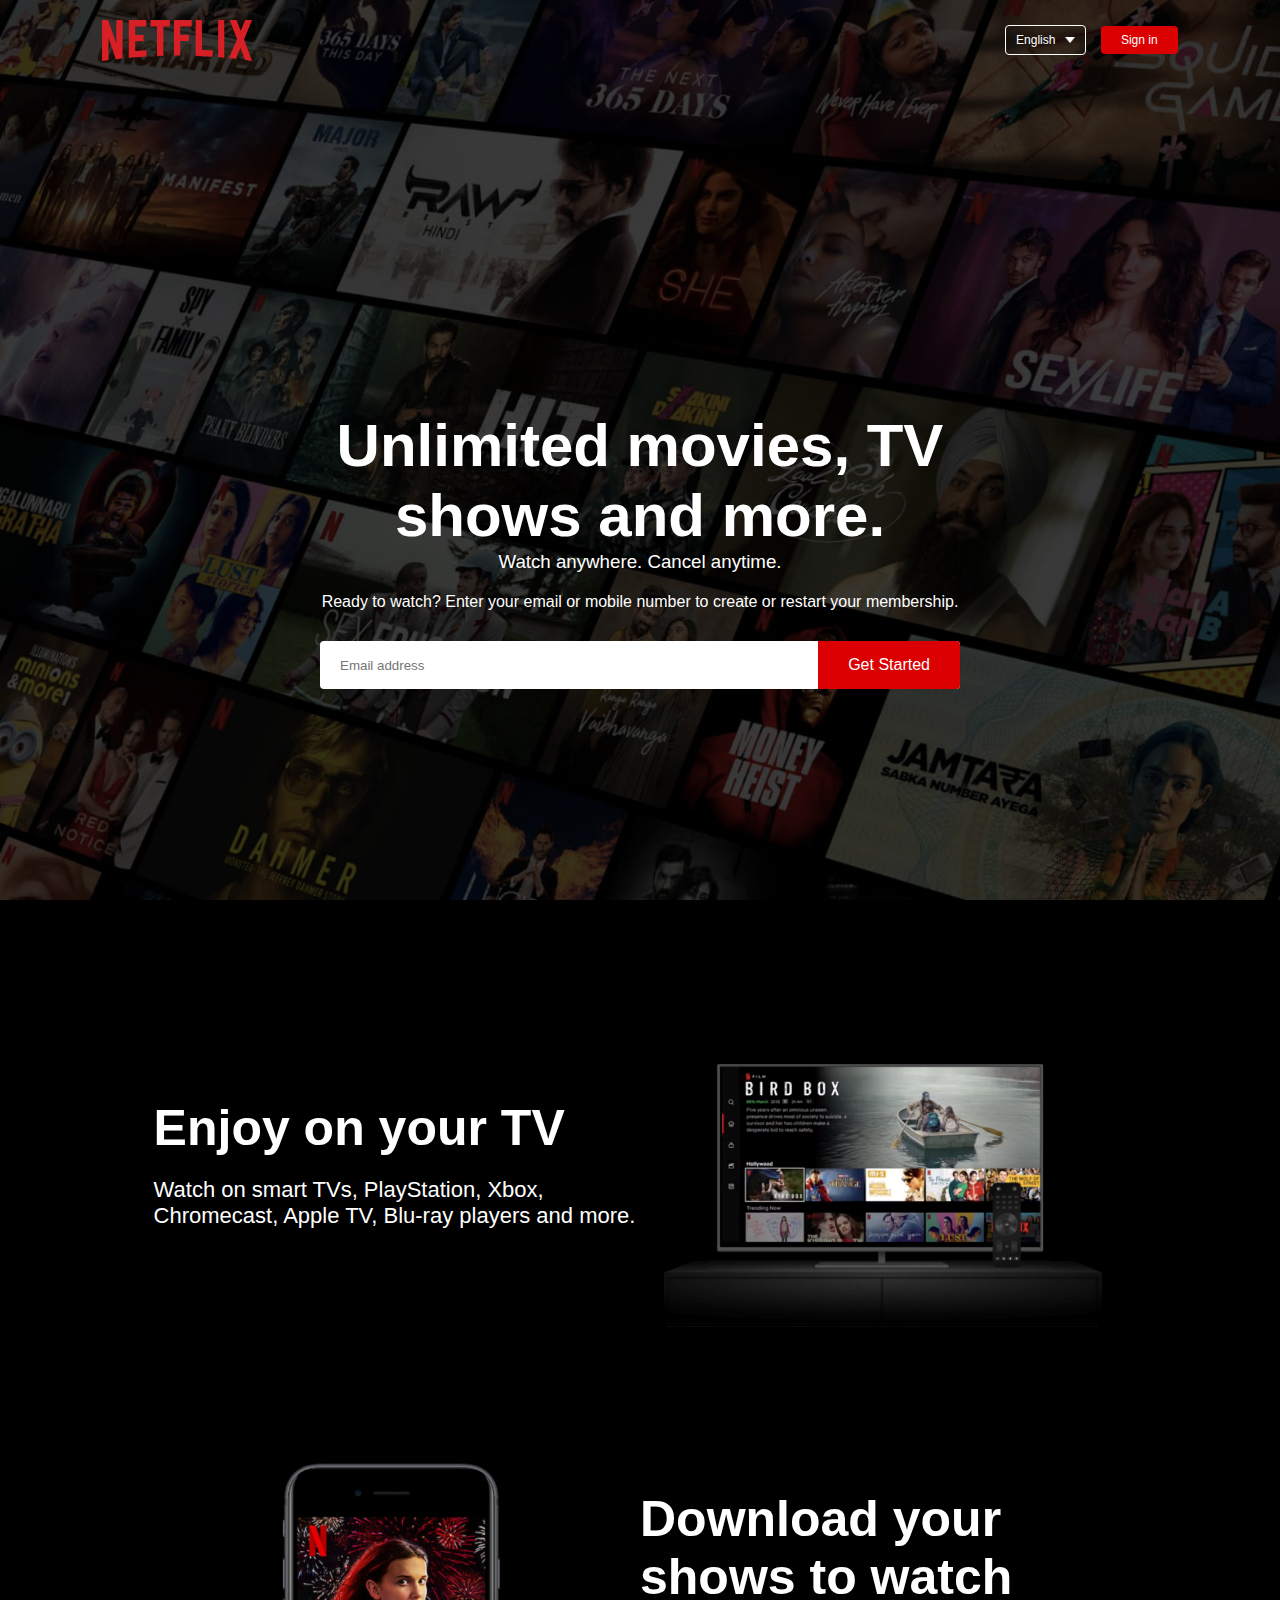
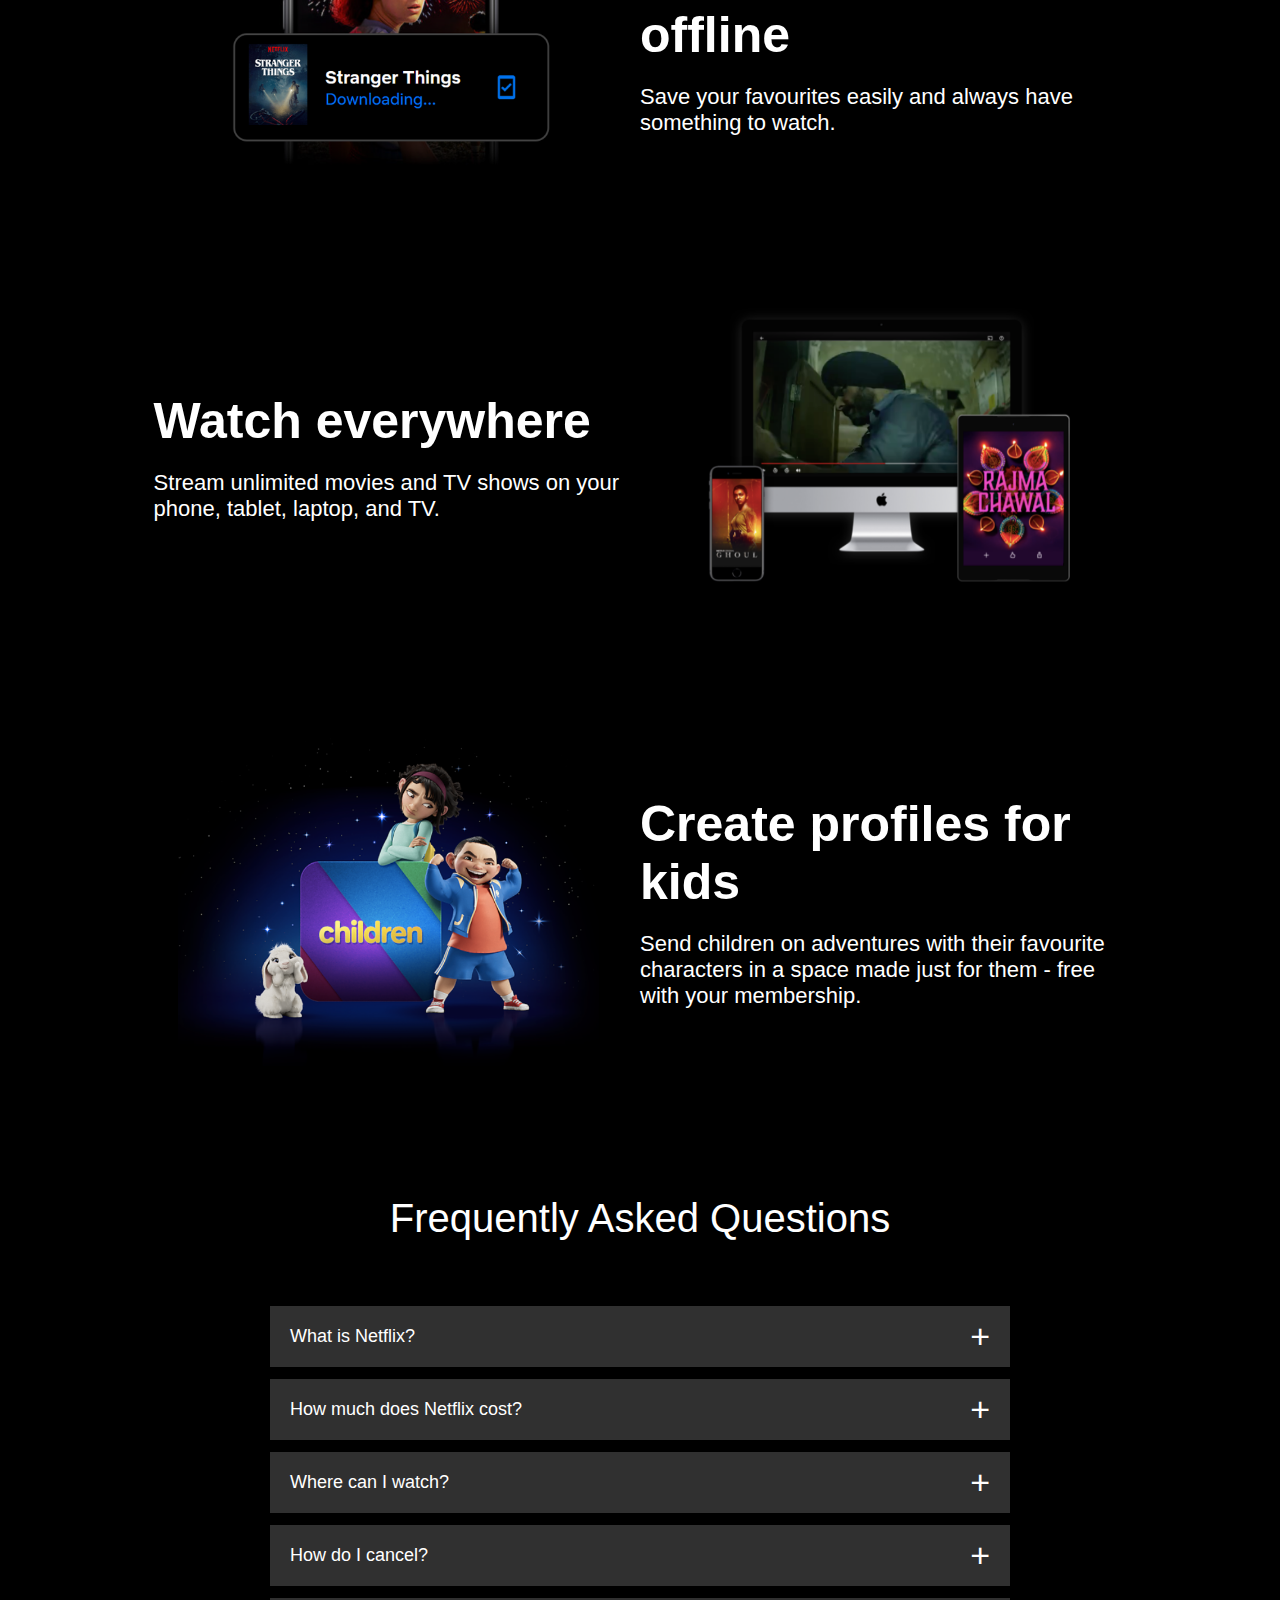
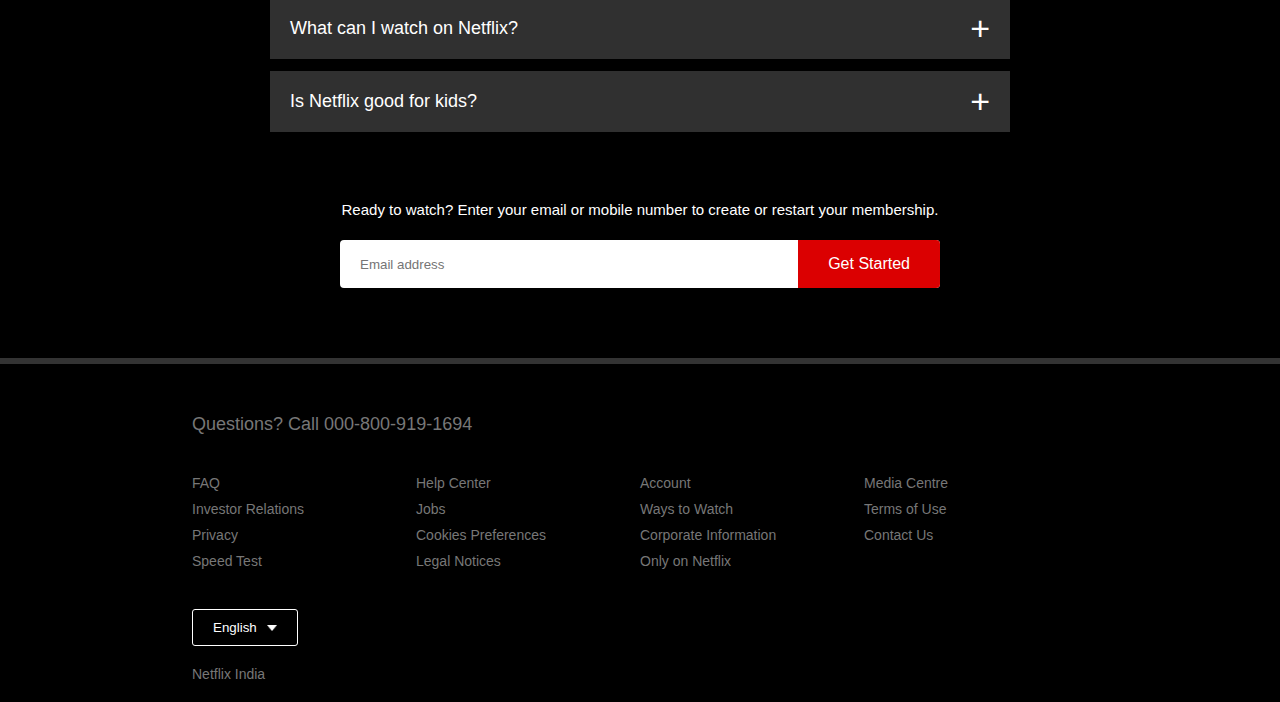
<file: Netflix clone website/index.html>
<!DOCTYPE html> 
<html>
    <head>
        <meta charset="UTF-8">
        <meta name="viewport" content="width=device-width, initial-scale=1.0">
        <title>Netflix Website Clone - Easy Tutorials</title>
        <link rel="stylesheet" href="style.css">
    </head>
    <body>
        <div class="header">
            <nav>
                <img src="images/logo.png" class="logo">
                <div>
                    <button class="language-btn">English <img src="images/down-icon.png"></button>
                    <button>Sign in</button>
                </div>
            </nav>
            <div class="header-content">
                <h1>Unlimited movies, TV shows and more.</h1>
                <h3>Watch anywhere. Cancel anytime.</h3>
                <p>Ready to watch? Enter your email or mobile number to create or restart your membership.</p>
                <form class="email-signup">
                    <input type="email" name="email" placeholder="Email address" required>
                    <button type="submit">Get Started</button>
                </form>
            </div>
        </div>
        <div class="features">
            <div class="row">
                <div class="text-col">
                    <h2>Enjoy on your TV</h2>
                    <p>Watch on smart TVs, PlayStation, Xbox, Chromecast, Apple TV, Blu-ray players and more.</p>
                </div>
                <div class="img-col">
                    <img src="images/feature-1.png">
                </div>
            </div>
            <div class="row">
                <div class="img-col">
                    <img src="images/feature-2.png">
                </div>
                <div class="text-col">
                    <h2>Download your shows to watch offline</h2>
                    <p>Save your favourites easily and always have something to watch.</p>
                </div>
                </div>
            <div class="row">
                <div class="text-col">
                    <h2>Watch everywhere</h2>
                    <p>Stream unlimited movies and TV shows on your phone, tablet, laptop, and TV.</p>
                </div>
                <div class="img-col">
                    <img src="images/feature-3.png">
                </div>
            </div>
            <div class="row">
                <div class="img-col">
                    <img src="images/feature-4.png">
                </div>
                <div class="text-col">
                    <h2>Create profiles for kids</h2>
                    <p>Send children on adventures with their favourite characters in a space made just for them - free with your membership.</p>
                </div>
                
            </div>
        </div>
<div class="faq">
    <h2>Frequently Asked Questions</h2>
    <ul class="accordion">
        <li>
            <input type="radio" name="accordion" id="first">
            <label for="first">What is Netflix?</label>
            <div class="content">
                <p>Netflix is a streaming service that offers a wide variety of award-winning TV shows, movies, anime, documentaries and more – on thousands of internet-connected devices.</p>
                <p>You can watch as much as you want, whenever you want, without a single ad – all for one low monthly price. There's always something new to discover, and new TV shows and movies are added every week!</p>
            </div>
        </li>
        <li>
            <input type="radio" name="accordion" id="second">
            <label for="second">How much does Netflix cost?</label>
            <div class="content">
                <p>Watch Netflix on your smartphone, tablet, Smart TV, laptop, or streaming device, all for one fixed monthly fee. Plans range from ₹149 to ₹649 a month. No extra costs, no contracts.</p>
            </div>
        </li>
        <li>
            <input type="radio" name="accordion" id="third">
            <label for="third">Where can I watch?</label>
            <div class="content">
                <p>Watch anywhere, anytime. Sign in with your Netflix account to watch instantly on the web at netflix.com from your personal computer or on any internet-connected device that offers the Netflix app, including smart TVs, smartphones, tablets, streaming media players and game consoles.

                    You can also download your favourite shows with the iOS, Android, or Windows 10 app. Use downloads to watch while you're on the go and without an internet connection. Take Netflix with you anywhere.</p>
            </div>
        </li>
        <li>
            <input type="radio" name="accordion" id="fourth">
            <label for="fourth">How do I cancel?</label>
            <div class="content">
                <p>Netflix is flexible. There are no annoying contracts and no commitments. You can easily cancel your account online in two clicks. There are no cancellation fees – start or stop your account anytime.</p>
            </div>
        </li>
        <li>
            <input type="radio" name="accordion" id="fifth">
            <label for="fifth">What can I watch on Netflix?</label>
            <div class="content">
                <p>Netflix has an extensive library of feature films, documentaries, TV shows, anime, award-winning Netflix originals, and more. Watch as much as you want, anytime you want.</p>
            </div>
        </li>
        <li>
            <input type="radio" name="accordion" id="sixth">
            <label for="sixth">Is Netflix good for kids?</label>
            <div class="content">
                <p>The Netflix Kids experience is included in your membership to give parents control while kids enjoy family-friendly TV shows and films in their own space.

                    Kids profiles come with PIN-protected parental controls that let you restrict the maturity rating of content kids can watch and block specific titles you don’t want kids to see.</p>
            </div>
        </li>
    </ul>
    <small>Ready to watch? Enter your email or mobile number to create or restart your membership.</small>
    <form class="email-signup">
        <input type="email" name="email" placeholder="Email address" required>
        <button type="submit">Get Started</button>
    </form>

</div>
<div class="footer">
    <h2>Questions? Call 000-800-919-1694</h2>
    <div class="row">
        <div class="col">
            <a href="#">FAQ</a>
            <a href="#">Investor Relations</a>
            <a href="#">Privacy</a>
            <a href="#">Speed Test</a>
        </div>
        <div class="col">
            <a href="#">Help Center</a>
            <a href="#">Jobs</a>
            <a href="#">Cookies Preferences</a>
            <a href="#">Legal Notices</a>
        </div>
        <div class="col">
            <a href="#">Account</a>
            <a href="#">Ways to Watch</a>
            <a href="#">Corporate Information</a>
            <a href="#">Only on Netflix</a>
        </div>
        <div class="col">
            <a href="#">Media Centre</a>
            <a href="#">Terms of Use</a>
            <a href="#">Contact Us</a>
        </div>
    </div>
    <button class="language-btn">English <img src="images/down-icon.png"></button>
    <p class="copyright-txt">Netflix India</p>
</div>
</body>
</html>
</file>
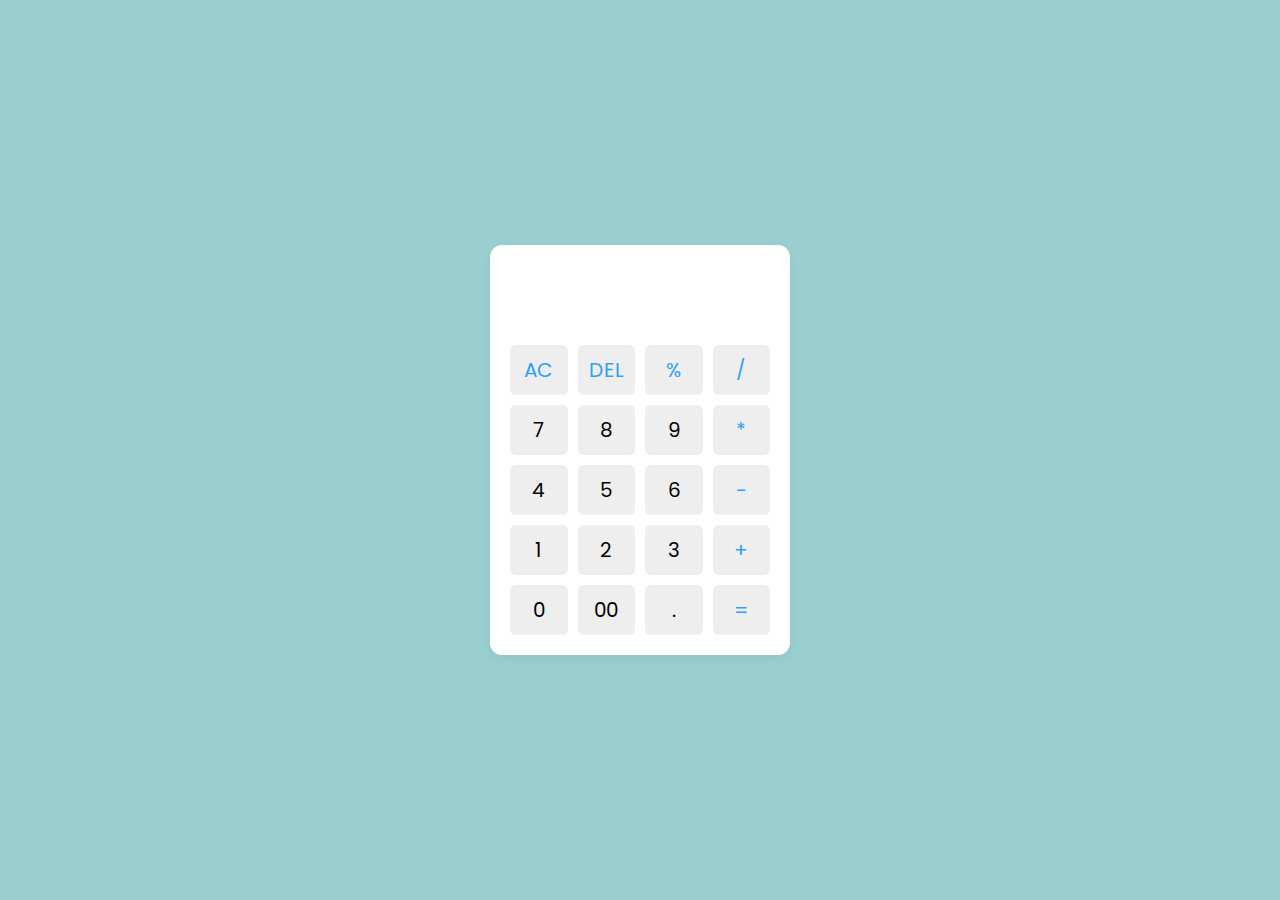
<file: simple calculator/index.html>
<!DOCTYPE html>
<html lang="en">
  <head>
    <meta charset="UTF-8" />
    <meta http-equiv="X-UA-Compatible" content="IE=edge" />
    <meta name="viewport" content="width=device-width, initial-scale=1.0" />
    <title>Calculator in HTML CSS & JavaScript</title>
    <link rel="stylesheet" href="style.css" />
  </head>
  <body>
    <div class="container">
      <input type="text" class="display"/>

      <div class="buttons">
        <button class="operator" data-value="AC">AC</button>
        <button class="operator" data-value="DEL">DEL</button>
        <button class="operator" data-value="%">%</button>
        <button class="operator" data-value="/">/</button>

        <button data-value="7">7</button>
        <button data-value="8">8</button>
        <button data-value="9">9</button>
        <button class="operator" data-value="*">*</button>

        <button data-value="4">4</button>
        <button data-value="5">5</button>
        <button data-value="6">6</button>
        <button class="operator" data-value="-">-</button>

        <button data-value="1">1</button>
        <button data-value="2">2</button>
        <button data-value="3">3</button>
        <button class="operator" data-value="+">+</button>

        <button data-value="0">0</button>
        <button data-value="00">00</button>
        <button data-value=".">.</button>
        <button class="operator" data-value="=">=</button>
      </div>
    </div>

    <script src="script.js"></script>
  </body>
</html>
</file>
<file: Netflix clone website/style.css>
* {
    margin: 0;
    padding: 0;
    font-family: 'Poppins', sans-serif;
    box-sizing: border-box;
}

body {
    background-color: #000;
    color: #fff;
}

.header {
    width: 100%;
    height: 100vh;
    background-image: linear-gradient(rgba(0,0,0,0.7), rgba(0,0,0,0.7)), url(images/header-image.png);
    background-size: cover;
    background-position: center;
    padding: 10px 8%;
    position: relative;
}

nav {
    display: flex;
    align-items: center;
    justify-content: space-between;
    padding: 10px 0;
}

.logo {
    width: 150px;
    cursor: pointer;
}
nav button {
    border: 0;
    outline: 0;
    background: #db0001;
    color: #fff;
    padding: 7px 20px;
    font-size: 12px;
    border-radius: 4px;
    margin-left: 10px;
    cursor: pointer;
}

.language-btn {
    display: inline-flex;
    align-items: center;
    background: transparent;
    border: 1px solid #fff;
    padding: 7px 10px;
}
.language-btn img {
    width: 10px;
    margin-left: 10px;
}

.header-content {
    position: absolute;
    top: 50%;
    left: 50%;
    transform: translate(-50%, -50%);
    text-align: center;
    margin-top: 100px;
}

.header-content h1 {
    font-size: 60px;
    line-height: 70px;
    font-weight: 600;
    max-width: 650px;
}
.header-content h3 {
    font-weight: 400;
    margin-bottom: 20px;
}

.email-signup {
    background: #fff;
    border-radius: 4px;
    display: flex;
    align-items: center;
    margin-top: 30px;
    overflow: hidden;
}

.email-signup input {
    flex: 1;
    border: 0;
    outline: 0;
    margin-left: 20px;
}
.email-signup button {
    background: #db0001;
    border: 0;
    outline: 0;
    color: #fff;
    font-size: 16px;
    cursor: pointer;
    padding: 15px 30px;
}
.features {
    padding: 50px 12%;
    font-size: 22px;
}
.row {
    display: flex;
    width: 100%;
    align-items: center;
    flex-wrap: wrap;
    padding: 50px 0;
}

.text-col, .img-col {
    flex-basis: 50%;
    margin-bottom: 20px;
}
.img-col img {
    display: block;
    width: 90%;
    margin: auto;
}
.features h2 {
    font-size: 50px;
    font-weight: 600;
    margin-bottom: 20px;
}
.faq {
    padding: 10px 12%;
    text-align: center;
    font-size: 18px;
}
.faq h2 {
    font-weight: 500;
    font-size: 40px;
}

.accordion {
    margin: 60px auto;
    width: 100%;
    max-width: 750px;
}
.accordion li {
    list-style: none;
    width: 100%;
    padding: 5px;
}
.accordion li label {
    display: flex;
    align-items: center;
    padding: 20px;
    font-size: 18px;
    font-weight: 500;
    background: #303030;
    margin-bottom: 2px;
    cursor: pointer;
    position: relative;
}
label::after {
    content: '+';
    font-size: 34px;
    position: absolute;
    right: 20px;
    transition: transform 0.5s;
}
input[type="radio"] {
    display: none;
}
.accordion .content {
    background: #303030;
    text-align: left;
    padding: 0 20px;
    max-height: 0;
    overflow: hidden;
    transition: max-height 0.5s, padding 0.5s;
}
.accordion input[type="radio"]:checked + label + .content {
    max-height: 600px;
    padding: 30px 20px;
}
.accordion input[type="radio"]:checked + label::after {
    transform: rotate(135deg);
}
.faq .email-signup {
    max-width: 600px;
    margin: 20px auto 60px;
}
.faq small {
    font-size:15px;
}

.footer {
    padding: 50px 15% 10px;
    border-top: 6px solid #333;
    color: #777;
}
.footer h2 {
    font-size: 18px;
    font-weight: 400;
    margin-bottom: 30px;
}
.footer .col {
    flex-basis: 25%;
    flex-grow: 1;
    margin-bottom: 20px;
}
.footer .col a {
    display: block;
    text-decoration: none;
    color: #777;
    font-size: 14px;
    margin-bottom: 10px;
}
.footer .row {
    align-items: flex-start;
    padding: 10px 0;
}
.footer .language-btn {
    color: #fff;
    padding: 10px 20px;
    border-radius: 3px;
}
.copyright-txt {
    font-size: 14px;
    margin-top: 20px;
    margin-bottom: 10px;
}
@media only screen and (max-width: 600px) {
    .logo {
        width: 100px;
    }
    nav button {
        padding: 5px 10px;
    }
    nav .language-btn {
        padding: 4px 8px;
    }
    .header-content {
        position: unset;
        transform: none;
        padding-top: 150px;
    }
    .header-content h1 {
        font-size: 30px;
    }
    .email-signup button {
        font-size: 12px;
        padding: 10px 15px;
    }
    .text-col, .img-col {
        flex-basis: 100%;
    }
    .features h2 {
        font-size: 30px;
    }
    .features p {
        font-size: 15px;
    }
    .row:nth-child(2), .row:nth-child(4) {
        flex-direction: column-reverse;
    }
    .features .row {
        padding: 10px 0;
    }
    .faq h2 {
        font-size: 20px;
    }
    .accordion .content {
        font-size: 14px;
    }
    .accordion li label {
        padding: 10px;
        font-size: 14px;
    }
    label::after {
        font-size: 22px;
    }
}
</file>
<file: simple calculator/style.css>
/* Import Google font - Poppins */
@import url("https://fonts.googleapis.com/css2?family=Poppins:wght@300;400;500;600;700&display=swap");
* {
  margin: 0;
  padding: 0;
  box-sizing: border-box;
  font-family: "Poppins", sans-serif;
}
body {
  height: 100vh;
  display: flex;
  align-items: center;
  justify-content: center;
  background: #99d0cf;
}
.container {
  position: relative;
  max-width: 300px;
  width: 100%;
  border-radius: 12px;
  padding: 10px 20px 20px;
  background: #fff;
  box-shadow: 0 5px 10px rgba(0, 0, 0, 0.05);
}
.display {
  height: 80px;
  width: 100%;
  outline: none;
  border: none;
  text-align: right;
  margin-bottom: 10px;
  font-size: 25px;
  color: #000e1a;
  pointer-events: none;
}
.buttons {
  display: grid;
  grid-gap: 10px;
  grid-template-columns: repeat(4, 1fr);
}
.buttons button {
  padding: 10px;
  border-radius: 6px;
  border: none;
  font-size: 20px;
  cursor: pointer;
  background-color: #eee;
}
.buttons button:active {
  transform: scale(0.99);
}
.operator {
  color: #2f9fff;
}
</file>
